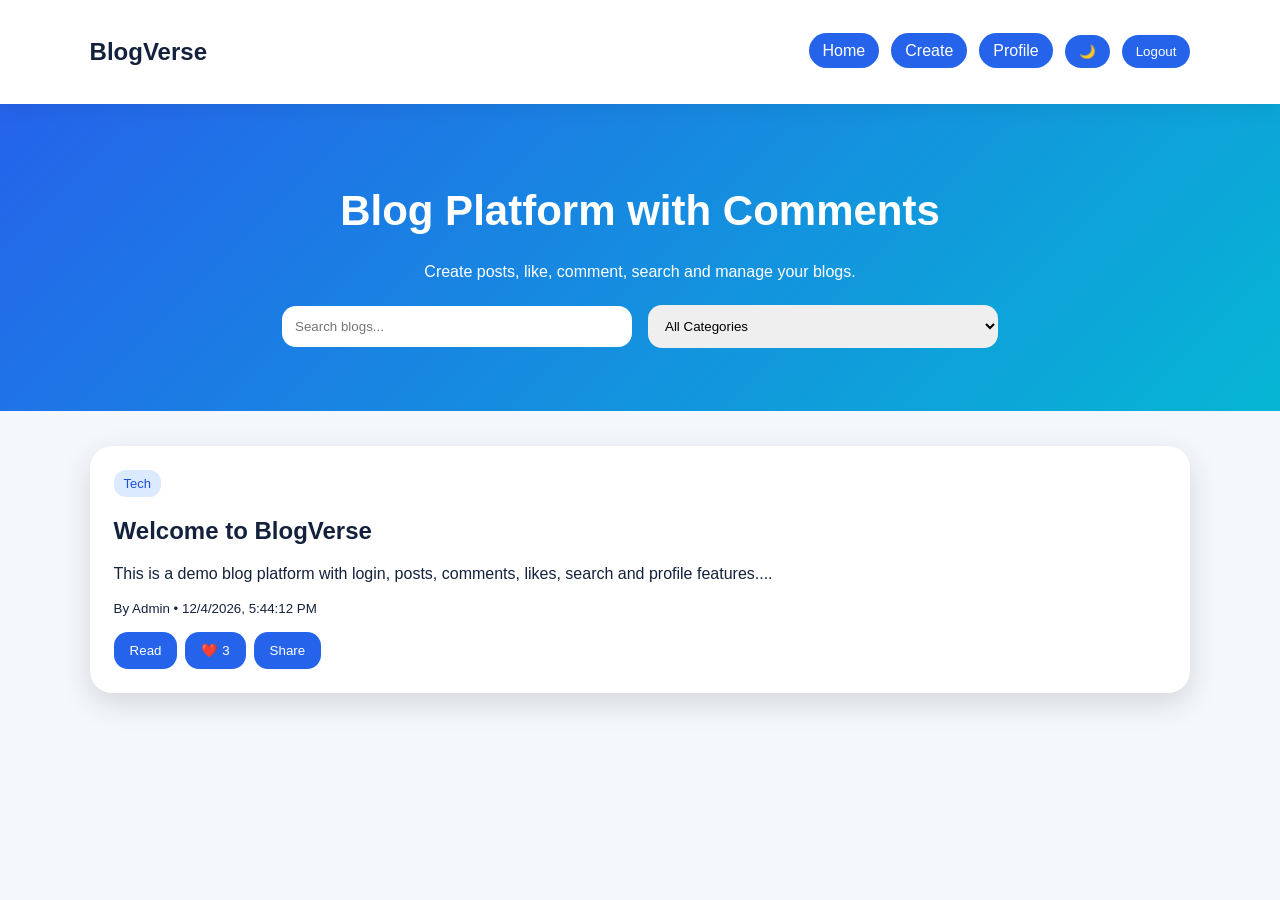
<file: index.html>
<!DOCTYPE html><html lang="en"><head><meta charset="UTF-8"><meta name="viewport" content="width=device-width, initial-scale=1.0"><title>Blog Platform</title><link rel="stylesheet" href="style.css"></head><body><nav><h2>BlogVerse</h2><div><a href="index.html">Home</a><a href="create-post.html">Create</a><a href="profile.html">Profile</a><button id="themeBtn">🌙</button><button onclick="logout()">Logout</button></div></nav><header class="hero"><h1>Blog Platform with Comments</h1><p>Create posts, like, comment, search and manage your blogs.</p><input id="search" placeholder="Search blogs..." oninput="loadPosts()"><select id="category" onchange="loadPosts()"><option value="">All Categories</option><option>Tech</option><option>Education</option><option>Travel</option><option>Life</option></select></header><main id="posts" class="grid"></main><script src="app.js"></script><script src="posts.js"></script></body></html>
</file>
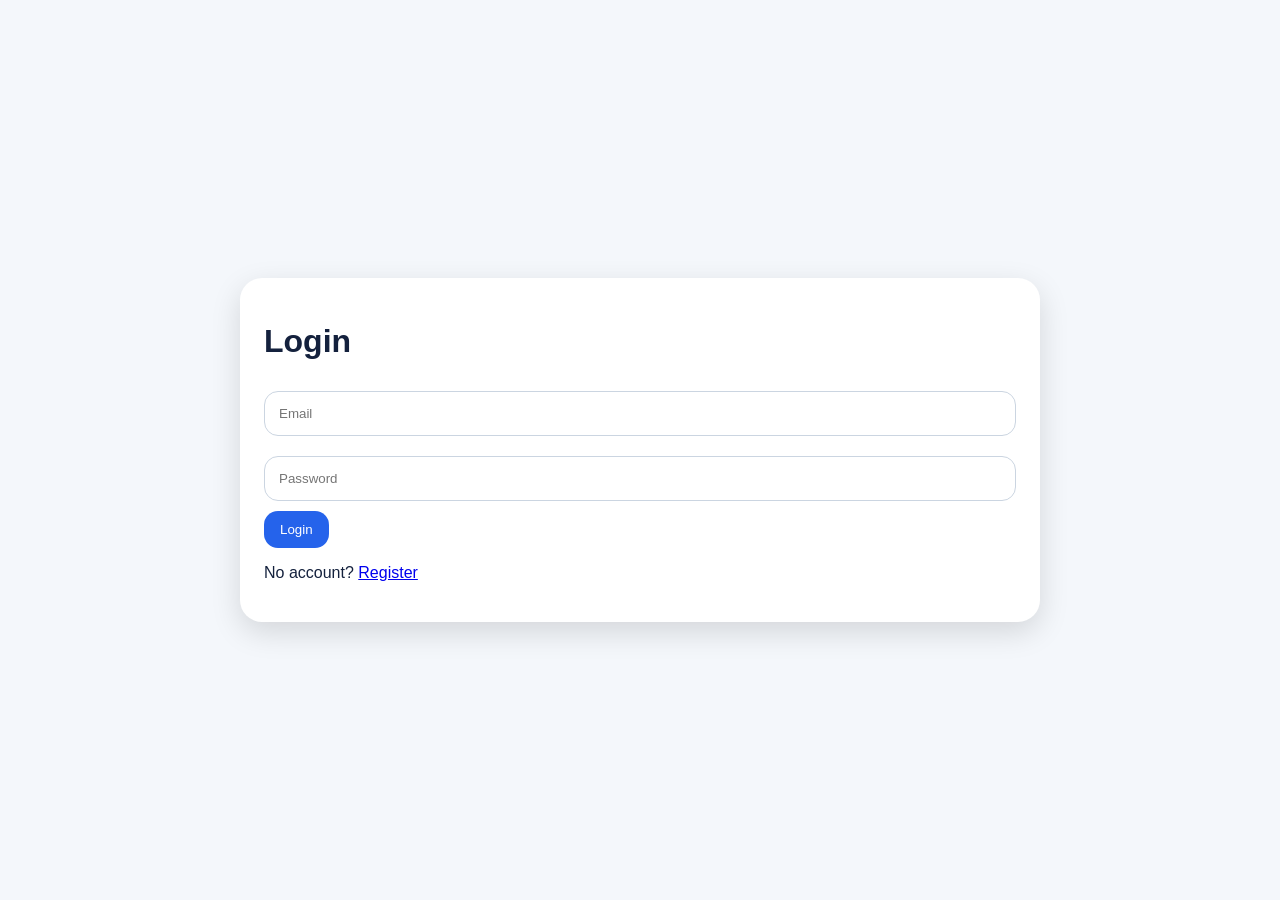
<file: create-post.html>
<!DOCTYPE html><html><head><meta name="viewport" content="width=device-width, initial-scale=1.0"><title>Create Post</title><link rel="stylesheet" href="style.css"></head><body><nav><h2>BlogVerse</h2><div><a href="index.html">Home</a><a href="profile.html">Profile</a></div></nav><main class="card form"><h1 id="formTitle">Create Blog</h1><input id="title" placeholder="Blog title"><select id="category"><option>Tech</option><option>Education</option><option>Travel</option><option>Life</option></select><input id="image" placeholder="Image URL (optional)"><textarea id="content" placeholder="Write your blog..."></textarea><button onclick="savePost()">Publish</button></main><script src="app.js"></script><script src="editor.js"></script></body></html>
</file>
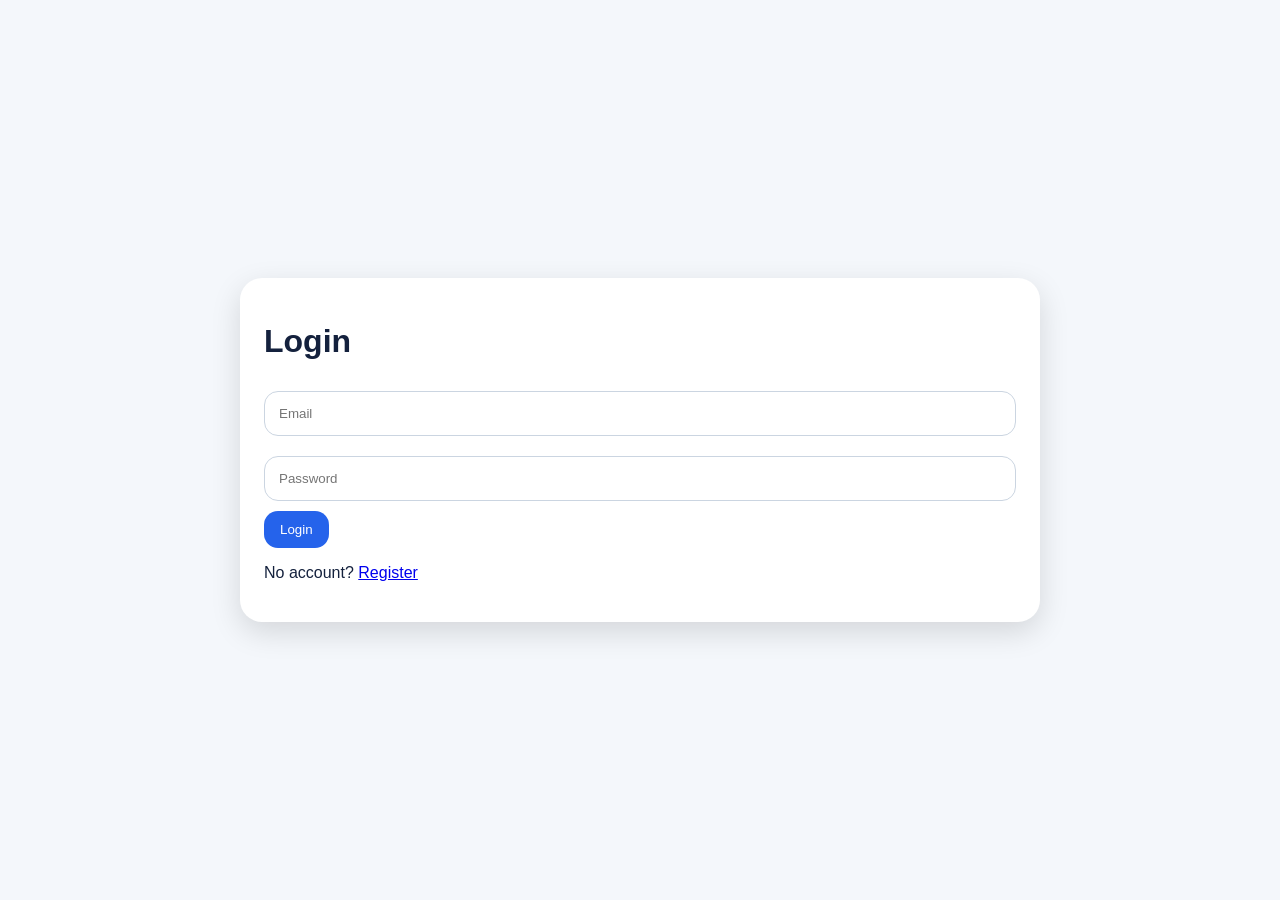
<file: login.html>
<!DOCTYPE html><html><head><meta name="viewport" content="width=device-width, initial-scale=1.0"><title>Login</title><link rel="stylesheet" href="style.css"></head><body class="auth"><div class="card auth-card"><h1>Login</h1><input id="email" placeholder="Email"><input id="password" type="password" placeholder="Password"><button onclick="login()">Login</button><p>No account? <a href="register.html">Register</a></p></div><script src="app.js"></script><script src="auth.js"></script></body></html>
</file>
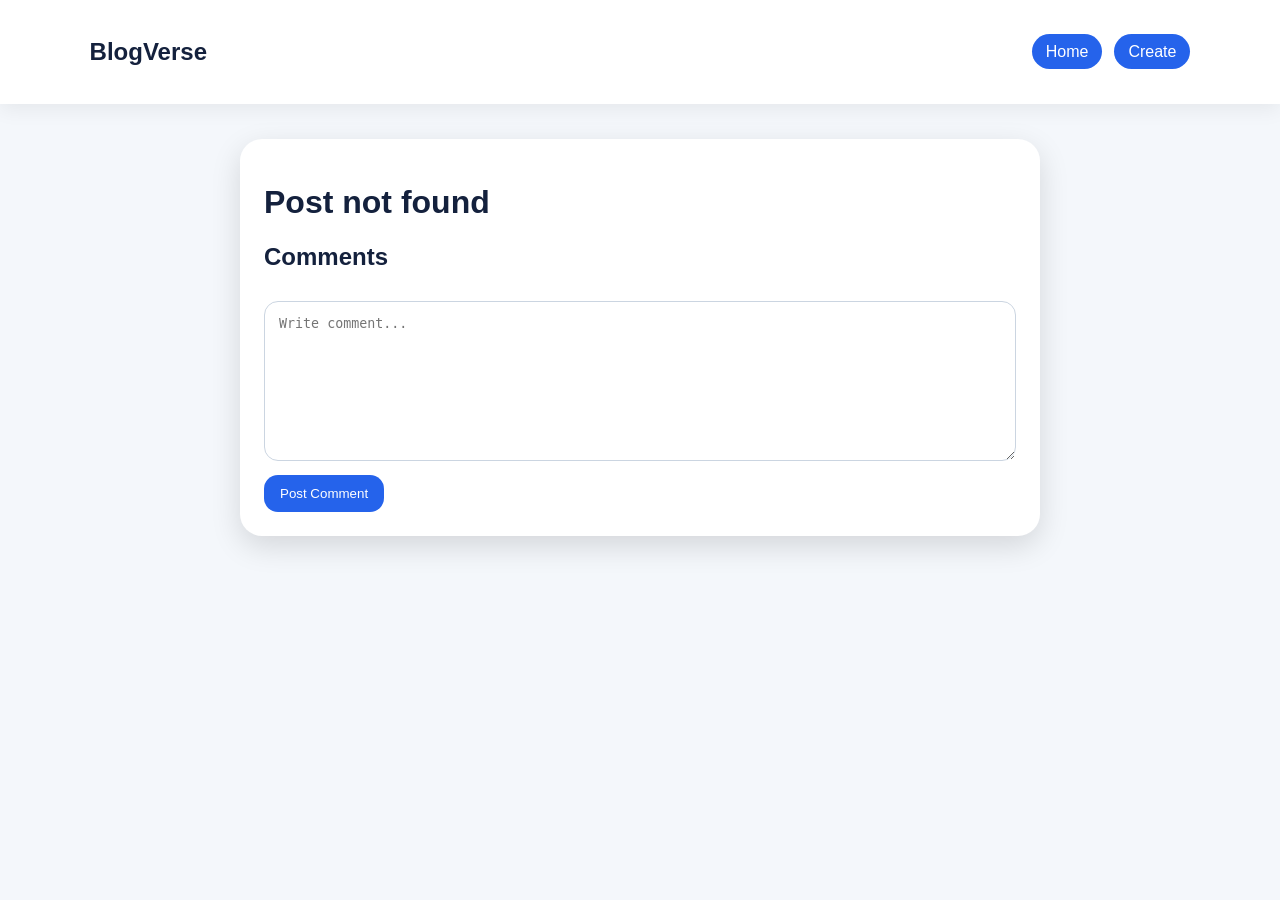
<file: post.html>
<!DOCTYPE html><html><head><meta name="viewport" content="width=device-width, initial-scale=1.0"><title>Post</title><link rel="stylesheet" href="style.css"></head><body><nav><h2>BlogVerse</h2><div><a href="index.html">Home</a><a href="create-post.html">Create</a></div></nav><main class="card post-page"><div id="postDetail"></div><h2>Comments</h2><div id="comments"></div><textarea id="commentText" placeholder="Write comment..."></textarea><button onclick="addComment()">Post Comment</button></main><script src="app.js"></script><script src="comments.js"></script></body></html>
</file>
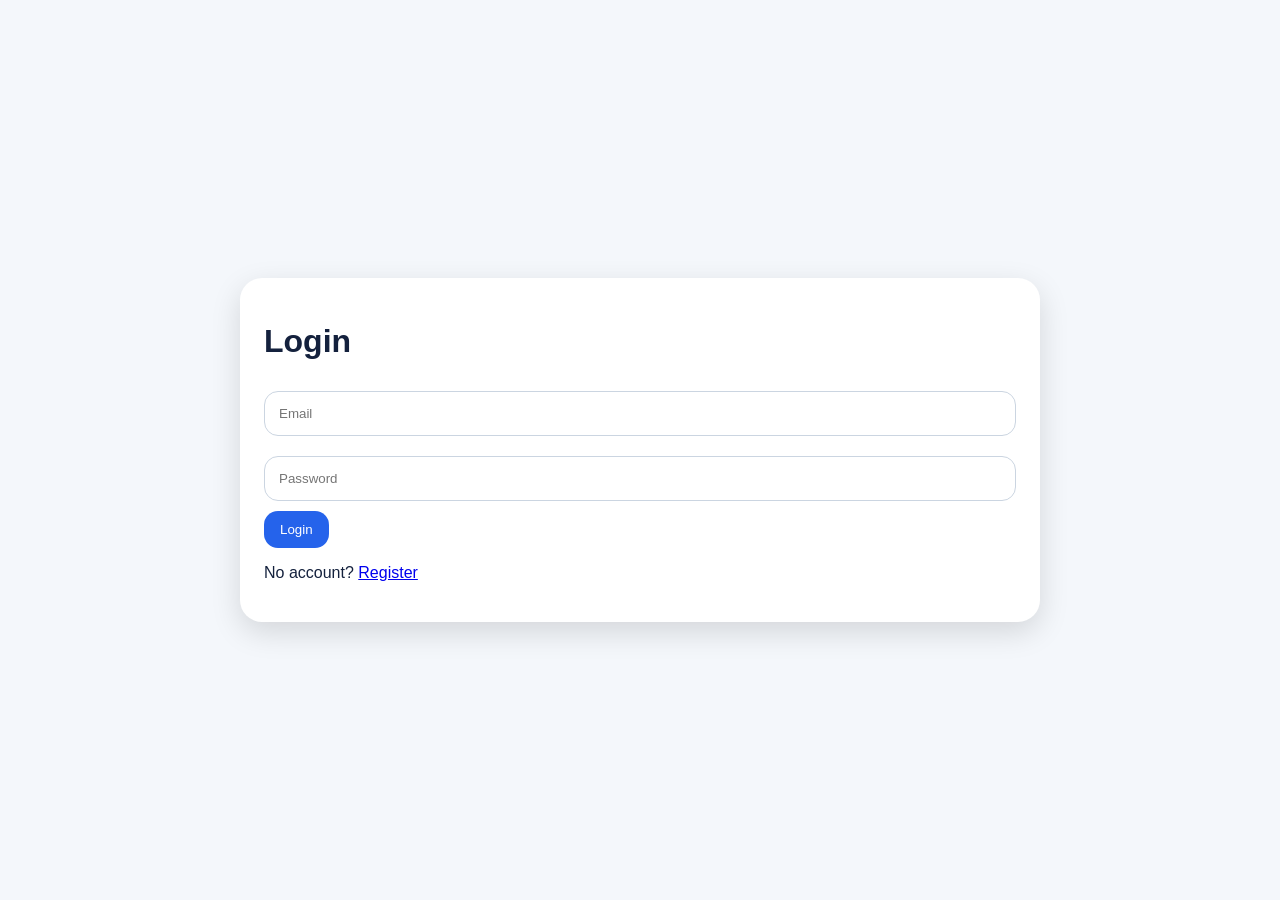
<file: profile.html>
<!DOCTYPE html><html><head><meta name="viewport" content="width=device-width, initial-scale=1.0"><title>Profile</title><link rel="stylesheet" href="style.css"></head><body><nav><h2>BlogVerse</h2><div><a href="index.html">Home</a><a href="create-post.html">Create</a></div></nav><main class="card profile"><h1>My Profile</h1><p id="userInfo"></p><h2>My Posts</h2><div id="myPosts"></div></main><script src="app.js"></script><script src="profile.js"></script></body></html>
</file>
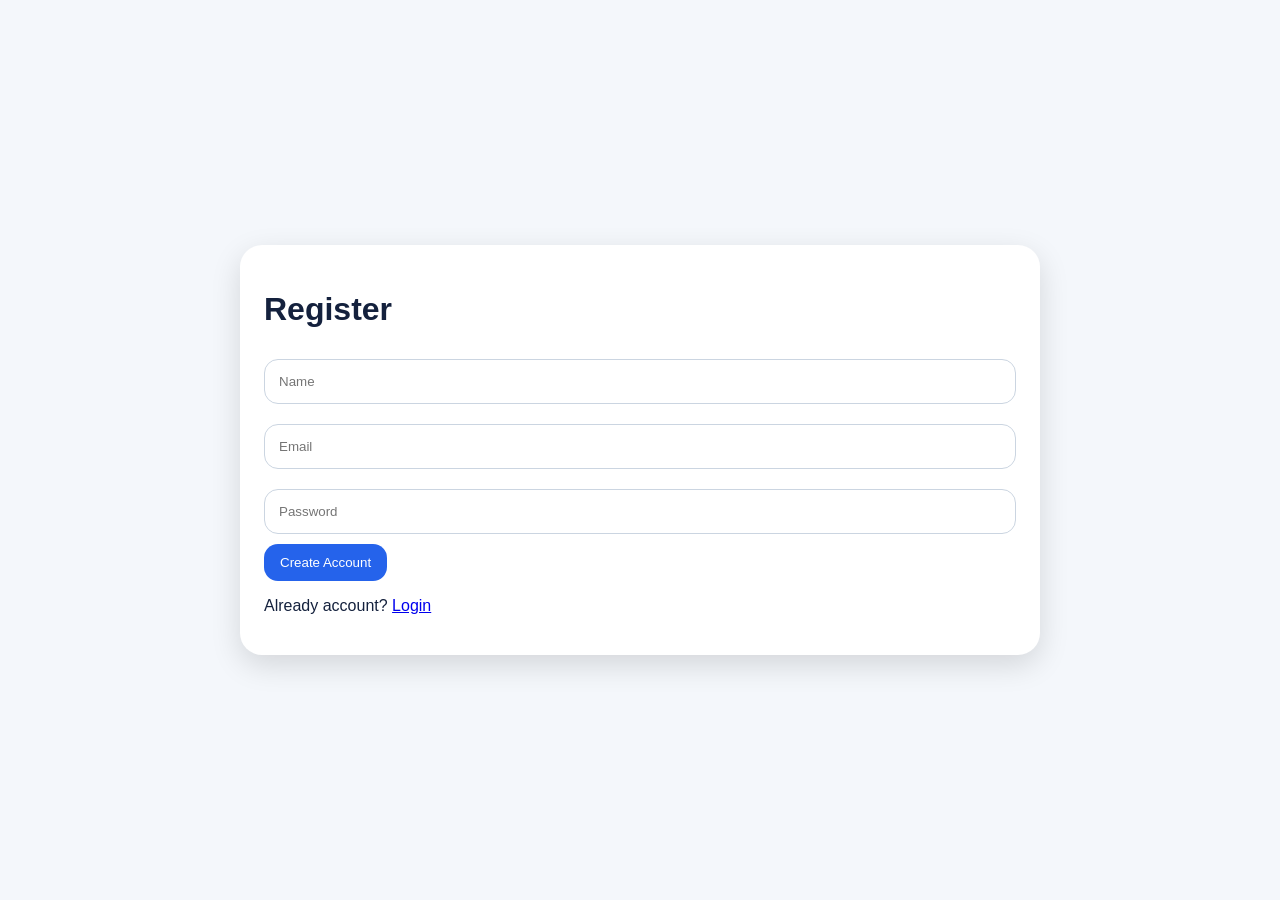
<file: register.html>
<!DOCTYPE html><html><head><meta name="viewport" content="width=device-width, initial-scale=1.0"><title>Register</title><link rel="stylesheet" href="style.css"></head><body class="auth"><div class="card auth-card"><h1>Register</h1><input id="name" placeholder="Name"><input id="email" placeholder="Email"><input id="password" type="password" placeholder="Password"><button onclick="register()">Create Account</button><p>Already account? <a href="login.html">Login</a></p></div><script src="app.js"></script><script src="auth.js"></script></body></html>
</file>
<file: style.css>
*{box-sizing:border-box}body{margin:0;font-family:Arial, sans-serif;background:#f4f7fb;color:#14213d}body.dark{background:#07111f;color:#f8fafc}nav{display:flex;justify-content:space-between;align-items:center;padding:18px 7%;background:#fff;box-shadow:0 5px 20px #0001;position:sticky;top:0;z-index:10}body.dark nav,body.dark .card,body.dark .post{background:#0f172a;color:#fff}nav a,nav button{margin-left:12px;text-decoration:none;border:0;background:#2563eb;color:#fff;padding:9px 14px;border-radius:20px;cursor:pointer}.hero{text-align:center;padding:55px 7%;background:linear-gradient(135deg,#2563eb,#06b6d4);color:white}.hero h1{font-size:42px}.hero input,.hero select{padding:13px;border:0;border-radius:14px;margin:8px;width:min(350px,90%)}.grid{display:grid;grid-template-columns:repeat(auto-fit,minmax(260px,1fr));gap:22px;padding:35px 7%}.card,.post{background:white;border-radius:22px;padding:24px;box-shadow:0 10px 30px #0002}.post img{width:100%;height:170px;object-fit:cover;border-radius:16px}.tag{display:inline-block;background:#dbeafe;color:#1d4ed8;padding:6px 10px;border-radius:12px;font-size:13px}.actions{display:flex;gap:8px;flex-wrap:wrap;margin-top:15px}button{background:#2563eb;color:white;border:0;padding:11px 16px;border-radius:14px;cursor:pointer}button.danger{background:#ef4444}.auth{display:grid;place-items:center;min-height:100vh}.auth-card,.form,.post-page,.profile{max-width:800px;margin:35px auto;width:90%}input,textarea,select{width:100%;padding:14px;margin:10px 0;border:1px solid #cbd5e1;border-radius:14px}textarea{min-height:160px}.comment{background:#eef2ff;padding:12px;border-radius:14px;margin:10px 0}body.dark .comment{background:#1e293b}@media(max-width:650px){nav{flex-direction:column;gap:12px}.hero h1{font-size:30px}}
</file>
